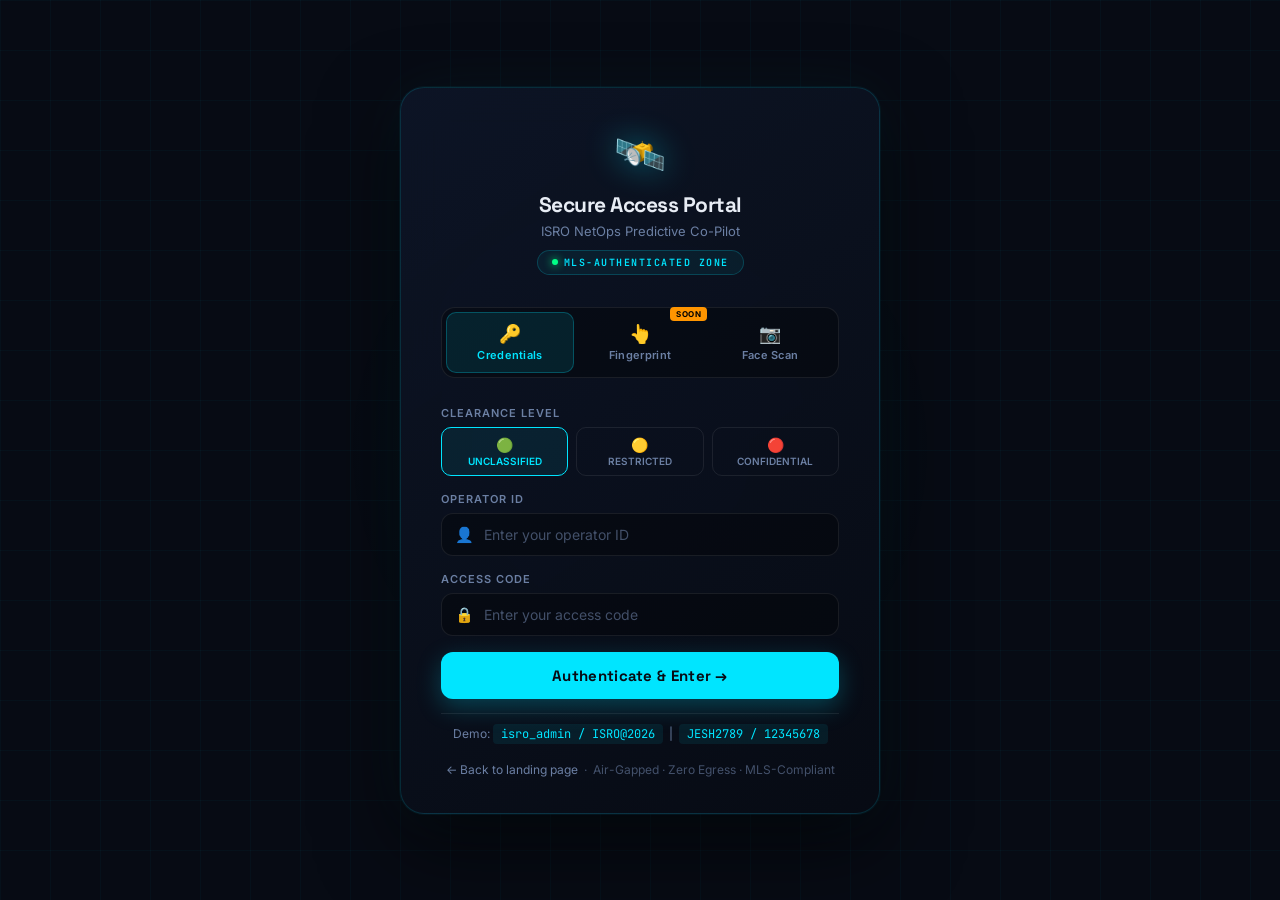
<file: copilot/landing/auth.html>
<!DOCTYPE html>
<html lang="en">
<head>
  <meta charset="UTF-8">
  <meta name="viewport" content="width=device-width, initial-scale=1.0">
  <title>ISRO NetOps Co-Pilot - Secure Access</title>
  <link rel="icon" href="data:image/svg+xml,<svg xmlns='http://www.w3.org/2000/svg' viewBox='0 0 100 100'><text y='.9em' font-size='90'>&#x1F6F0;</text></svg>">
  <link rel="preconnect" href="https://fonts.googleapis.com">
  <link rel="preconnect" href="https://fonts.gstatic.com" crossorigin>
  <link href="https://fonts.googleapis.com/css2?family=Inter:wght@300;400;500;600;700&family=JetBrains+Mono:wght@400;500;600;700&family=Space+Grotesk:wght@400;500;600;700&display=swap" rel="stylesheet">
  <style>
    *,*::before,*::after{box-sizing:border-box;margin:0;padding:0}
    :root{--bg:#070B14;--bg2:#0D1526;--cyan:#00E5FF;--amber:#FF9500;--green:#00FF87;--red:#FF3B5C;--purple:#A855F7;--text:#E8EDF5;--text2:#6B7FA3;--border:rgba(255,255,255,0.08);--font-display:'Space Grotesk',sans-serif;--font-body:'Inter',sans-serif;--font-mono:'JetBrains Mono',monospace;}
    html,body{height:100%;background:var(--bg);color:var(--text);font-family:var(--font-body);overflow:hidden;}
    .bg-grid{position:fixed;inset:0;background-image:linear-gradient(rgba(0,229,255,0.03) 1px,transparent 1px),linear-gradient(90deg,rgba(0,229,255,0.03) 1px,transparent 1px);background-size:50px 50px;z-index:0}
    .bg-glow{position:fixed;width:600px;height:600px;border-radius:50%;background:radial-gradient(circle,rgba(0,229,255,0.06) 0%,transparent 70%);top:50%;left:50%;transform:translate(-50%,-50%);z-index:0;animation:pulseGlow 4s ease-in-out infinite}
    @keyframes pulseGlow{0%,100%{transform:translate(-50%,-50%) scale(1);opacity:0.5}50%{transform:translate(-50%,-50%) scale(1.15);opacity:1}}
    .auth-wrapper{position:relative;z-index:10;height:100vh;display:flex;align-items:center;justify-content:center;padding:20px}
    .auth-card{width:100%;max-width:480px;background:linear-gradient(145deg,rgba(13,21,38,0.95),rgba(7,11,20,0.98));border:1px solid rgba(0,229,255,0.15);border-radius:24px;padding:40px 40px 36px;box-shadow:0 0 0 1px rgba(0,229,255,0.05),0 30px 80px rgba(0,0,0,0.6),0 0 60px rgba(0,229,255,0.05);backdrop-filter:blur(20px);animation:cardIn 0.6s cubic-bezier(0.2,0.8,0.2,1) both}
    @keyframes cardIn{from{opacity:0;transform:translateY(30px) scale(0.97)}to{opacity:1;transform:translateY(0) scale(1)}}
    .auth-header{text-align:center;margin-bottom:32px}
    .auth-logo{font-size:42px;margin-bottom:12px;filter:drop-shadow(0 0 16px rgba(0,229,255,0.4));display:inline-block;animation:floatLogo 3s ease-in-out infinite}
    @keyframes floatLogo{0%,100%{transform:translateY(0)}50%{transform:translateY(-6px)}}
    .auth-title{font-family:var(--font-display);font-size:21px;font-weight:700;color:var(--text);margin-bottom:5px;letter-spacing:-0.5px}
    .auth-subtitle{font-size:13px;color:var(--text2)}
    .auth-badge{display:inline-flex;align-items:center;gap:6px;margin-top:11px;font-family:var(--font-mono);font-size:10px;font-weight:600;color:var(--cyan);letter-spacing:1.5px;padding:5px 14px;background:rgba(0,229,255,0.06);border:1px solid rgba(0,229,255,0.2);border-radius:20px}
    .badge-dot{width:6px;height:6px;border-radius:50%;background:var(--green);box-shadow:0 0 8px var(--green);animation:blink 1.2s ease-in-out infinite}
    @keyframes blink{0%,100%{opacity:1}50%{opacity:0.3}}
    .method-tabs{display:flex;background:rgba(0,0,0,0.3);border:1px solid var(--border);border-radius:14px;padding:4px;margin-bottom:28px;gap:2px}
    .method-tab{flex:1;display:flex;flex-direction:column;align-items:center;gap:4px;padding:10px 6px;border-radius:10px;cursor:pointer;transition:all 0.25s ease;font-size:11px;font-weight:600;color:var(--text2);letter-spacing:0.3px;border:1px solid transparent;position:relative}
    .method-tab .tab-icon{font-size:18px}
    .method-tab.active{background:rgba(0,229,255,0.1);border-color:rgba(0,229,255,0.25);color:var(--cyan)}
    .method-tab:hover:not(.active){background:rgba(255,255,255,0.04);color:var(--text)}
    .soon-badge{position:absolute;top:-6px;right:-4px;font-size:8px;font-weight:700;padding:2px 6px;border-radius:4px;background:var(--amber);color:#000;letter-spacing:0.5px}
    .auth-panel{display:none}
    .auth-panel.active{display:block;animation:panelIn 0.3s ease both}
    @keyframes panelIn{from{opacity:0;transform:translateY(8px)}to{opacity:1;transform:translateY(0)}}
    .input-group{margin-bottom:16px;position:relative}
    .input-label{display:block;font-size:11px;font-weight:600;color:var(--text2);letter-spacing:1px;text-transform:uppercase;margin-bottom:7px}
    .input-wrap{position:relative}
    .input-icon{position:absolute;left:14px;top:50%;transform:translateY(-50%);font-size:15px;color:var(--text2);pointer-events:none;transition:color 0.2s}
    .input-field{width:100%;background:rgba(0,0,0,0.3);border:1px solid rgba(255,255,255,0.08);border-radius:12px;padding:12px 14px 12px 42px;font-family:var(--font-body);font-size:14px;color:var(--text);outline:none;transition:all 0.25s ease}
    .input-field::placeholder{color:rgba(107,127,163,0.6)}
    .input-field:focus{border-color:rgba(0,229,255,0.4);background:rgba(0,229,255,0.04);box-shadow:0 0 0 3px rgba(0,229,255,0.08)}
    .input-wrap:focus-within .input-icon{color:var(--cyan)}
    .clearance-row{display:flex;gap:8px;margin-bottom:16px}
    .clearance-opt{flex:1;text-align:center;padding:8px 4px;border-radius:10px;border:1px solid var(--border);cursor:pointer;transition:all 0.2s;font-size:10px;font-weight:600;color:var(--text2)}
    .clearance-opt:hover{border-color:rgba(0,229,255,0.3);color:var(--text)}
    .clearance-opt.selected{border-color:var(--cyan);background:rgba(0,229,255,0.08);color:var(--cyan)}
    .clearance-level{font-size:14px;margin-bottom:2px}
    .btn-auth{width:100%;padding:14px;border:none;border-radius:12px;background:var(--cyan);color:#070B14;font-family:var(--font-display);font-size:15px;font-weight:700;cursor:pointer;transition:all 0.3s cubic-bezier(0.175,0.885,0.32,1.275);position:relative;overflow:hidden;display:flex;align-items:center;justify-content:center;gap:10px;letter-spacing:0.3px;margin-top:8px;box-shadow:0 8px 25px rgba(0,229,255,0.25)}
    .btn-auth::before{content:'';position:absolute;top:0;left:-100%;width:50%;height:100%;background:linear-gradient(90deg,transparent,rgba(255,255,255,0.3),transparent);transform:skewX(-20deg);animation:btnShine 3s infinite}
    @keyframes btnShine{0%{left:-100%}20%{left:200%}100%{left:200%}}
    .btn-auth:hover{transform:translateY(-2px);box-shadow:0 12px 35px rgba(0,229,255,0.4)}
    .btn-auth.loading{pointer-events:none;opacity:0.8}
    .auth-msg{margin-top:12px;padding:10px 14px;border-radius:10px;font-size:13px;font-weight:600;display:none;align-items:center;gap:10px;animation:msgIn 0.3s ease}
    @keyframes msgIn{from{opacity:0;transform:translateY(-6px)}to{opacity:1;transform:translateY(0)}}
    .auth-msg.show{display:flex}
    .auth-msg.error{background:rgba(255,59,92,0.12);border:1px solid rgba(255,59,92,0.3);color:var(--red)}
    .auth-msg.success{background:rgba(0,255,135,0.1);border:1px solid rgba(0,255,135,0.3);color:var(--green)}
    .fp-container{text-align:center;padding:8px 0 16px}
    .fp-ring{width:140px;height:140px;border-radius:50%;background:rgba(0,0,0,0.3);border:2px solid rgba(255,149,0,0.3);display:flex;align-items:center;justify-content:center;margin:0 auto 24px;position:relative}
    .fp-ring::before,.fp-ring::after{content:'';position:absolute;border-radius:50%;border:1px solid rgba(255,149,0,0.15)}
    .fp-ring::before{inset:-14px}
    .fp-ring::after{inset:-26px}
    .fp-icon{font-size:56px;filter:grayscale(0.5)}
    .fp-title{font-family:var(--font-display);font-size:19px;font-weight:700;margin-bottom:8px}
    .fp-desc{font-size:13px;color:var(--text2);line-height:1.6;margin-bottom:22px}
    .coming-soon-badge{display:inline-flex;align-items:center;gap:8px;padding:10px 22px;background:rgba(255,149,0,0.1);border:1px solid rgba(255,149,0,0.3);border-radius:12px;font-family:var(--font-mono);font-size:13px;font-weight:700;color:var(--amber);letter-spacing:2px}
    .cam-container{text-align:center}
    .cam-frame{width:100%;max-width:320px;aspect-ratio:4/3;margin:0 auto 16px;border-radius:16px;overflow:hidden;position:relative;border:2px solid rgba(0,229,255,0.2);background:#000}
    #cameraFeed{width:100%;height:100%;object-fit:cover;display:block}
    .cam-overlay{position:absolute;inset:0;pointer-events:none}
    .cam-corner{position:absolute;width:22px;height:22px;border-color:var(--cyan);border-style:solid}
    .cam-corner.tl{top:10px;left:10px;border-width:2px 0 0 2px;border-radius:4px 0 0 0}
    .cam-corner.tr{top:10px;right:10px;border-width:2px 2px 0 0;border-radius:0 4px 0 0}
    .cam-corner.bl{bottom:10px;left:10px;border-width:0 0 2px 2px;border-radius:0 0 0 4px}
    .cam-corner.br{bottom:10px;right:10px;border-width:0 2px 2px 0;border-radius:0 0 4px 0}
    .scan-line{position:absolute;left:0;right:0;height:2px;background:linear-gradient(90deg,transparent,var(--cyan),transparent);box-shadow:0 0 10px var(--cyan);top:0;animation:scanAnim 2.5s ease-in-out infinite;display:none}
    @keyframes scanAnim{0%{top:10%;opacity:0}10%{opacity:1}90%{opacity:1}100%{top:90%;opacity:0}}
    .cam-face-guide{position:absolute;inset:0;display:flex;align-items:center;justify-content:center;pointer-events:none}
    .cam-face-guide svg{width:100px;height:120px;stroke:rgba(0,229,255,0.35);fill:none;stroke-width:1.5;stroke-dasharray:6 4}
    .cam-no-video{position:absolute;inset:0;display:flex;flex-direction:column;align-items:center;justify-content:center;gap:8px;font-size:13px;color:var(--text2)}
    .cam-no-video .cam-icon{font-size:32px}
    .cam-status{font-family:var(--font-mono);font-size:11px;color:var(--text2);margin-bottom:16px;letter-spacing:0.5px}
    .cam-status .status-dot{display:inline-block;width:6px;height:6px;border-radius:50%;background:var(--text2);margin-right:6px;vertical-align:middle}
    .cam-status.active .status-dot{background:var(--green);box-shadow:0 0 8px var(--green);animation:blink 1.2s infinite}
    .auth-footer{text-align:center;margin-top:20px;font-size:12px;color:rgba(107,127,163,0.6)}
    .auth-footer a{color:var(--text2);text-decoration:none;transition:color 0.2s}
    .auth-footer a:hover{color:var(--cyan)}
    .spinner{width:16px;height:16px;border:2px solid rgba(7,11,20,0.3);border-top-color:#070B14;border-radius:50%;animation:spin 0.7s linear infinite}
    @keyframes spin{to{transform:rotate(360deg)}}
    .demo-hint{margin-top:14px;padding-top:12px;border-top:1px solid var(--border);font-size:12px;color:var(--text2);text-align:center}
    .demo-hint code{color:var(--cyan);background:rgba(0,229,255,0.08);padding:2px 8px;border-radius:4px;font-family:var(--font-mono)}
  </style>
</head>
<body>
<div class="bg-grid"></div>
<div class="bg-glow"></div>
<div class="auth-wrapper">
  <div class="auth-card">
    <div class="auth-header">
      <div class="auth-logo">&#x1F6F0;&#xFE0F;</div>
      <div class="auth-title">Secure Access Portal</div>
      <div class="auth-subtitle">ISRO NetOps Predictive Co-Pilot</div>
      <div class="auth-badge"><span class="badge-dot"></span>MLS-AUTHENTICATED ZONE</div>
    </div>
    <div class="method-tabs" role="tablist">
      <div class="method-tab active" data-tab="password" onclick="switchTab('password')" role="tab">
        <span class="tab-icon">&#x1F511;</span><span>Credentials</span>
      </div>
      <div class="method-tab" data-tab="fingerprint" onclick="switchTab('fingerprint')" role="tab">
        <span class="soon-badge">SOON</span>
        <span class="tab-icon">&#x1F446;</span><span>Fingerprint</span>
      </div>
      <div class="method-tab" data-tab="camera" onclick="switchTab('camera')" role="tab">
        <span class="tab-icon">&#x1F4F7;</span><span>Face Scan</span>
      </div>
    </div>

    <!-- PASSWORD PANEL -->
    <div id="panel-password" class="auth-panel active">
      <div style="margin-bottom:14px;">
        <div class="input-label">Clearance Level</div>
        <div class="clearance-row">
          <div class="clearance-opt selected" onclick="selectClearance(this,'UNCLASSIFIED')">
            <div class="clearance-level">&#x1F7E2;</div>UNCLASSIFIED
          </div>
          <div class="clearance-opt" onclick="selectClearance(this,'RESTRICTED')">
            <div class="clearance-level">&#x1F7E1;</div>RESTRICTED
          </div>
          <div class="clearance-opt" onclick="selectClearance(this,'CONFIDENTIAL')">
            <div class="clearance-level">&#x1F534;</div>CONFIDENTIAL
          </div>
        </div>
      </div>
      <div class="input-group">
        <label class="input-label">Operator ID</label>
        <div class="input-wrap">
          <span class="input-icon">&#x1F464;</span>
          <input id="username" class="input-field" type="text" placeholder="Enter your operator ID" autocomplete="username">
        </div>
      </div>
      <div class="input-group">
        <label class="input-label">Access Code</label>
        <div class="input-wrap">
          <span class="input-icon">&#x1F512;</span>
          <input id="password" class="input-field" type="password" placeholder="Enter your access code" autocomplete="current-password">
        </div>
      </div>
      <button class="btn-auth" id="loginBtn" onclick="doLogin()">
        <span id="loginBtnContent">Authenticate &amp; Enter &#x2192;</span>
      </button>
      <div class="auth-msg error" id="errorMsg"><span>&#x26A0;&#xFE0F;</span><span id="errorText">Invalid credentials.</span></div>
      <div class="auth-msg success" id="successMsg"><span>&#x2705;</span><span>Authentication successful. Launching Co-Pilot...</span></div>
      <div class="demo-hint">Demo: <code>isro_admin / ISRO@2026</code> &nbsp;|&nbsp; <code>JESH2789 / 12345678</code></div>
    </div>

    <!-- FINGERPRINT PANEL -->
    <div id="panel-fingerprint" class="auth-panel">
      <div class="fp-container">
        <div class="fp-ring"><span class="fp-icon">&#x261D;&#xFE0F;</span></div>
        <div class="fp-title">Biometric Authentication</div>
        <div class="fp-desc">Place your registered finger on the connected biometric scanner to authenticate without credentials.</div>
        <div class="coming-soon-badge">&#x1F4DC; &nbsp; COMING SOON</div>
        <p style="margin-top:14px;font-size:12px;color:var(--text2);">Hardware fingerprint scanner integration is under development.</p>
      </div>
    </div>

    <!-- CAMERA PANEL -->
    <div id="panel-camera" class="auth-panel">
      <div class="cam-container">
        <div class="cam-frame" id="camFrame">
          <video id="cameraFeed" autoplay playsinline muted></video>
          <div class="cam-overlay">
            <div class="cam-corner tl"></div><div class="cam-corner tr"></div>
            <div class="cam-corner bl"></div><div class="cam-corner br"></div>
            <div class="scan-line" id="scanLine"></div>
            <div class="cam-face-guide">
              <svg viewBox="0 0 120 140"><ellipse cx="60" cy="68" rx="42" ry="54"/><line x1="30" y1="52" x2="48" y2="52"/><line x1="72" y1="52" x2="90" y2="52"/><path d="M42 90 Q60 105 78 90"/></svg>
            </div>
          </div>
          <div class="cam-no-video" id="camNoVideo"><span class="cam-icon">&#x1F4F7;</span><span>Camera not active</span></div>
        </div>
        <div class="cam-status" id="camStatus"><span class="status-dot"></span>CAMERA OFFLINE</div>
        <button class="btn-auth" id="camBtn" onclick="startCamera()" style="background:rgba(0,229,255,0.1);color:var(--cyan);border:1px solid rgba(0,229,255,0.3);box-shadow:none;">Activate Camera</button>
        <button class="btn-auth" id="scanBtn" onclick="doFaceScan()" style="display:none;margin-top:10px;">&#x1F50D; &nbsp;Scan &amp; Authenticate</button>
        <div class="auth-msg error" id="camErrorMsg"><span>&#x26A0;&#xFE0F;</span><span id="camErrorText">Camera access denied.</span></div>
        <div class="auth-msg success" id="camSuccessMsg"><span>&#x2705;</span><span>Face verified. Launching Co-Pilot...</span></div>
      </div>
    </div>

    <div class="auth-footer">
      <a href="http://localhost:8502/_index_patched.html">&#x2190; Back to landing page</a>
      &nbsp;&#xB7;&nbsp; Air-Gapped &#xB7; Zero Egress &#xB7; MLS-Compliant
    </div>
  </div>
</div>

<script>
  const VALID_USERS = {"isro_admin":"ISRO@2026","operator":"NetOps#1","admin":"admin123","JESH2789":"12345678"};
  let selectedClearance = "UNCLASSIFIED";

  function switchTab(tab) {
    document.querySelectorAll('.method-tab').forEach(t=>t.classList.remove('active'));
    document.querySelectorAll('.auth-panel').forEach(p=>p.classList.remove('active'));
    document.querySelector('[data-tab="'+tab+'"]').classList.add('active');
    document.getElementById('panel-'+tab).classList.add('active');
    if(tab!=='camera') stopCamera();
  }

  function selectClearance(el,level){
    document.querySelectorAll('.clearance-opt').forEach(o=>o.classList.remove('selected'));
    el.classList.add('selected'); selectedClearance=level;
  }

  function doLogin(){
    const user=document.getElementById('username').value.trim();
    const pass=document.getElementById('password').value;
    const btn=document.getElementById('loginBtn');
    const err=document.getElementById('errorMsg');
    const ok=document.getElementById('successMsg');
    err.classList.remove('show'); ok.classList.remove('show');
    if(!user||!pass){document.getElementById('errorText').textContent='Please enter Operator ID and Access Code.';err.classList.add('show');return;}
    btn.classList.add('loading');
    document.getElementById('loginBtnContent').innerHTML='<div class="spinner"></div>&nbsp;Authenticating...';
    setTimeout(()=>{
      if(VALID_USERS[user]&&VALID_USERS[user]===pass){
        ok.classList.add('show');
        setTimeout(()=>{window.location.href='http://localhost:8501/?view=dashboard';},1200);
      } else {
        btn.classList.remove('loading');
        document.getElementById('loginBtnContent').textContent='Authenticate & Enter &#x2192;';
        document.getElementById('errorText').textContent='Invalid Operator ID or Access Code. Access denied.';
        err.classList.add('show');
        const card=document.querySelector('.auth-card');
        ['-8px','8px','-5px','5px','0'].forEach((v,i)=>setTimeout(()=>{card.style.transform=v==='0'?'':'translateX('+v+')';},i*80));
      }
    },1400);
  }

  document.addEventListener('keydown',e=>{
    if(e.key==='Enter'){
      const active=document.querySelector('.auth-panel.active');
      if(active&&active.id==='panel-password') doLogin();
      if(active&&active.id==='panel-camera'&&document.getElementById('scanBtn').style.display!=='none') doFaceScan();
    }
  });

  let cameraStream=null;

  async function startCamera(){
    const err=document.getElementById('camErrorMsg'); err.classList.remove('show');
    try{
      cameraStream=await navigator.mediaDevices.getUserMedia({video:true,audio:false});
      const video=document.getElementById('cameraFeed');
      video.srcObject=cameraStream; video.style.display='block';
      document.getElementById('camNoVideo').style.display='none';
      document.getElementById('scanLine').style.display='block';
      const status=document.getElementById('camStatus');
      status.classList.add('active');
      status.innerHTML='<span class="status-dot"></span>CAMERA ACTIVE - Position your face in the frame';
      document.getElementById('camBtn').style.display='none';
      document.getElementById('scanBtn').style.display='flex';
    }catch(e){
      document.getElementById('camErrorText').textContent='Camera access denied. Please allow camera permission in your browser.';
      err.classList.add('show');
    }
  }

  function stopCamera(){
    if(cameraStream){
      cameraStream.getTracks().forEach(t=>t.stop()); cameraStream=null;
      document.getElementById('cameraFeed').srcObject=null;
      document.getElementById('camNoVideo').style.display='flex';
      document.getElementById('scanLine').style.display='none';
      document.getElementById('camStatus').classList.remove('active');
      document.getElementById('camStatus').innerHTML='<span class="status-dot"></span>CAMERA OFFLINE';
      document.getElementById('camBtn').style.display='flex';
      document.getElementById('scanBtn').style.display='none';
    }
  }

  function doFaceScan(){
    const scanBtn=document.getElementById('scanBtn');
    const ok=document.getElementById('camSuccessMsg');
    document.getElementById('camErrorMsg').classList.remove('show');
    scanBtn.innerHTML='<div class="spinner" style="border-color:rgba(7,11,20,0.3);border-top-color:#070B14;"></div>&nbsp;Scanning...';
    scanBtn.classList.add('loading');
    setTimeout(()=>{ok.classList.add('show');stopCamera();setTimeout(()=>{window.location.href='http://localhost:8501/?view=dashboard';},1500);},2800);
  }
</script>
</body>
</html>
</file>
